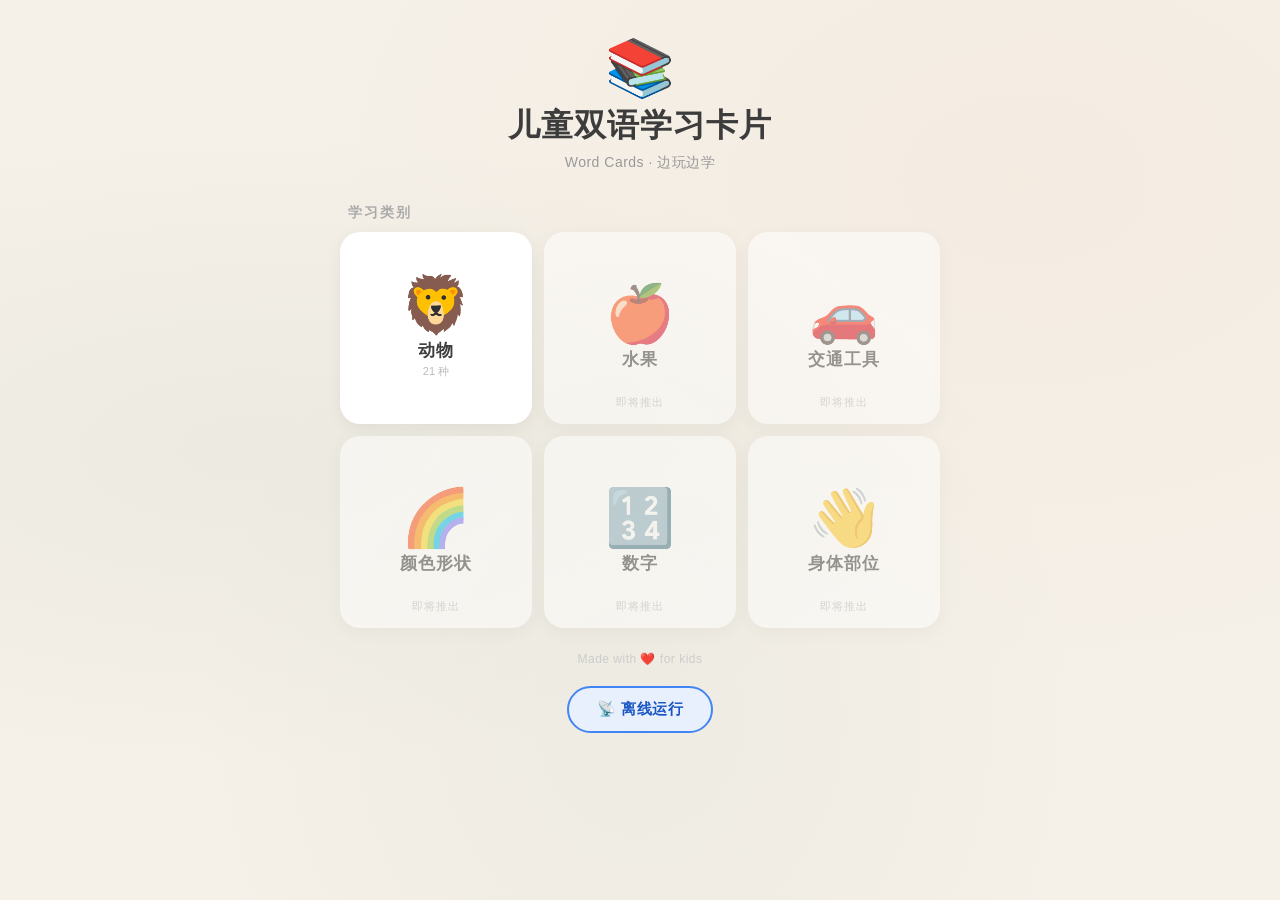
<file: index.html>
<!DOCTYPE html>
<html lang="zh-CN">
<head>
    <meta charset="UTF-8">
    <meta name="viewport" content="width=device-width, initial-scale=1.0, viewport-fit=cover">
    <link rel="manifest" href="manifest.json">
    <link rel="preconnect" href="https://simiely.github.io">
    <meta name="theme-color" content="#4a7c59">
    <title>Word Cards — 儿童双语学习卡片</title>
    <link rel="stylesheet" href="common.css">
    <style>
        body {
            background-image:
                radial-gradient(ellipse at 20% 50%, rgba(74,124,89,0.05) 0%, transparent 50%),
                radial-gradient(ellipse at 80% 20%, rgba(232,168,124,0.06) 0%, transparent 50%),
                radial-gradient(ellipse at 50% 80%, rgba(74,124,89,0.04) 0%, transparent 50%);
            min-height: 100dvh;
            padding: calc(16px + var(--safe-top)) 16px calc(16px + var(--safe-bottom)) 16px;
            display: flex; flex-direction: column; align-items: center;
        }

        .page {
            width: 100%; max-width: 600px;
        }

        .hero {
            text-align: center; padding: 24px 0 12px;
        }
        .hero .logo {
            font-size: 56px; line-height: 1; margin-bottom: 8px;
        }
        .hero h1 {
            font-size: clamp(24px, 5vw, 32px); font-weight: 700; color: var(--text);
            letter-spacing: 1px;
        }
        .hero .subtitle {
            font-size: 14px; color: #999; margin-top: 6px; letter-spacing: 0.5px;
        }

        .section-title {
            font-size: 14px; font-weight: 600; color: #aaa;
            text-transform: uppercase; letter-spacing: 2px;
            padding: 20px 8px 10px;
        }

        .grid {
            display: grid; gap: 12px;
            grid-template-columns: repeat(2, 1fr);
        }
        @media (min-width: 500px) {
            .grid { grid-template-columns: repeat(3, 1fr); }
        }

        .category-card {
            aspect-ratio: 1;
            background: var(--card-bg);
            border-radius: 20px;
            display: flex; flex-direction: column;
            align-items: center; justify-content: center;
            cursor: pointer; text-decoration: none;
            box-shadow: 0 4px 16px rgba(0,0,0,0.06);
            transition: transform 0.2s, box-shadow 0.2s;
            -webkit-tap-highlight-color: transparent;
            position: relative; overflow: hidden;
        }
        .category-card:active { transform: scale(0.95); box-shadow: 0 2px 8px rgba(0,0,0,0.08); }
        .category-card .cat-emoji {
            font-size: clamp(40px, 10vw, 56px); line-height: 1; margin-bottom: 6px;
        }
        .category-card .cat-name {
            font-size: clamp(14px, 3vw, 17px); font-weight: 700; color: var(--text);
            letter-spacing: 1px;
        }
        .category-card .cat-count {
            font-size: 11px; color: #bbb; margin-top: 2px;
        }
        .category-card.coming-soon {
            opacity: 0.5; cursor: default;
        }
        .category-card.coming-soon .coming-label {
            position: absolute; bottom: 14px;
            font-size: 11px; color: #bbb; letter-spacing: 1px;
        }

        .footer {
            text-align: center; padding: 24px 0 12px;
            font-size: 12px; color: #ccc; letter-spacing: 0.5px;
        }
        .offline-bar {
            text-align: center; padding: 8px 0 20px;
        }
        .btn-offline-home {
            background: #e8f0fe; border: 2px solid #4285f4; color: #1a56c4;
            font-size: 15px; padding: 12px 28px; border-radius: 50px;
            cursor: pointer; font-weight: 600; letter-spacing: 0.5px;
            transition: all 0.2s;
            -webkit-tap-highlight-color: transparent;
        }
        .btn-offline-home:active { background: #4285f4; color: #fff; }
        .btn-offline-home.done { background: #e8f5e9; border-color: #66bb6a; color: #2e7d32; }
        .btn-offline-home.loading { opacity: 0.7; pointer-events: none; animation: pulse 1s ease-in-out infinite; }
        .offline-hint {
            display: block; font-size: 12px; color: #888; margin-top: 8px;
        }
    </style>
</head>
<body>

<div class="page">
    <div class="hero">
        <div class="logo">📚</div>
        <h1>儿童双语学习卡片</h1>
        <div class="subtitle">Word Cards · 边玩边学</div>
    </div>

    <div class="section-title">学习类别</div>
    <div class="grid">
        <!-- 动物 — 已完成 -->
        <a class="category-card" href="animal-cards.html">
            <div class="cat-emoji">🦁</div>
            <div class="cat-name">动物</div>
            <div class="cat-count" id="animalCount">21 种</div>
        </a>

        <!-- 水果 — 即将推出 -->
        <div class="category-card coming-soon">
            <div class="cat-emoji">🍎</div>
            <div class="cat-name">水果</div>
            <div class="coming-label">即将推出</div>
        </div>

        <!-- 交通工具 — 即将推出 -->
        <div class="category-card coming-soon">
            <div class="cat-emoji">🚗</div>
            <div class="cat-name">交通工具</div>
            <div class="coming-label">即将推出</div>
        </div>

        <!-- 颜色形状 — 即将推出 -->
        <div class="category-card coming-soon">
            <div class="cat-emoji">🌈</div>
            <div class="cat-name">颜色形状</div>
            <div class="coming-label">即将推出</div>
        </div>

        <!-- 数字 — 即将推出 -->
        <div class="category-card coming-soon">
            <div class="cat-emoji">🔢</div>
            <div class="cat-name">数字</div>
            <div class="coming-label">即将推出</div>
        </div>

        <!-- 身体部位 — 即将推出 -->
        <div class="category-card coming-soon">
            <div class="cat-emoji">👋</div>
            <div class="cat-name">身体部位</div>
            <div class="coming-label">即将推出</div>
        </div>
    </div>

    <div class="footer">Made with ❤️ for kids</div>

    <div class="offline-bar">
        <button class="btn-offline-home" id="btnOfflineHome" title="下载全部学习资源到本地，之后无需网络也能使用">📡 离线运行</button>
        <span class="offline-hint" id="offlineHint"></span>
    </div>
</div>

<script src="animal-data.js"></script>
<script src="common.js"></script>
<script>
registerSW();
// ========== 动态填充动物数量 ==========
(function() {
    var el = document.getElementById('animalCount');
    if (el && typeof animals !== 'undefined') {
        el.textContent = animals.length + ' 种';
    }
})();

// ========== 首页离线运行按钮（使用 common.js 通用逻辑） ==========
initOfflineButton(document.getElementById('btnOfflineHome'), {
    defaultText: '📡 离线运行',
    doneDuration: 5000,
    hintEl: document.getElementById('offlineHint')
});
</script>

</body>
</html>
</file>
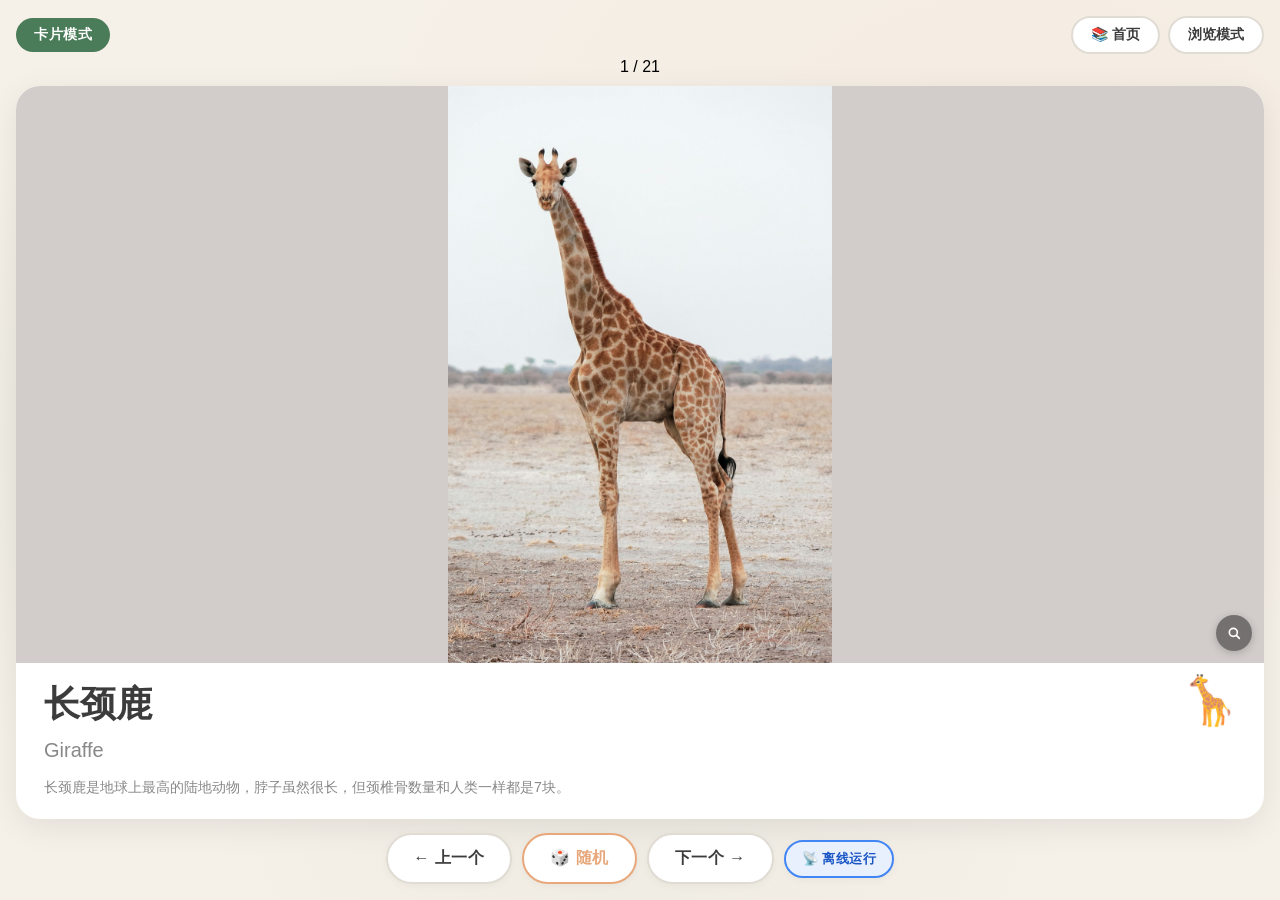
<file: animal-cards.html>
<!DOCTYPE html>
<html lang="zh-CN">
<head>
    <meta charset="UTF-8">
    <meta name="viewport" content="width=device-width, initial-scale=1.0, viewport-fit=cover">
    <link rel="manifest" href="manifest.json">
    <link rel="preconnect" href="https://simiely.github.io">
    <meta name="theme-color" content="#4a7c59">
    <title>卡片模式 - Animal Flashcards</title>
    <link rel="stylesheet" href="common.css">
    <style>
        html, body { height: 100%; overflow: hidden; }
        body {
            background-image:
                radial-gradient(ellipse at 20% 50%, rgba(74,124,89,0.05) 0%, transparent 50%),
                radial-gradient(ellipse at 80% 20%, rgba(232,168,124,0.06) 0%, transparent 50%),
                radial-gradient(ellipse at 50% 80%, rgba(74,124,89,0.04) 0%, transparent 50%);
            display: flex; align-items: center; justify-content: center;
        }
        .container {
            width: 100%; max-width: 100%;
            height: 100dvh; height: 100svh;
            display: flex; flex-direction: column; align-items: center;
            padding: calc(12px + var(--safe-top)) 16px calc(12px + var(--safe-bottom)) 16px;
        }
        .header { flex-shrink: 0; width: 100%; text-align: center; }
        .header-top {
            display: flex; align-items: center; justify-content: space-between;
            padding: 4px 0; position: relative;
        }
        .header .badge {
            display: inline-block; background: var(--primary); color: #fff;
            font-size: 14px; padding: 8px 18px; border-radius: 20px; letter-spacing: 0.5px;
            flex-shrink: 0; font-weight: 600;
        }
        .header .category-title {
            font-size: clamp(20px, 4.5vw, 26px); font-weight: 700; color: var(--text);
            letter-spacing: 1px; position: absolute; left: 50%; transform: translateX(-50%);
            pointer-events: none;
        }
        .header .btn-select {
            display: inline-block; background: var(--card-bg); color: var(--text);
            font-size: 14px; padding: 8px 18px; border-radius: 20px;
            border: 2px solid #e0dcd4; cursor: pointer; text-decoration: none;
            transition: all 0.2s; font-weight: 600; white-space: nowrap;
            -webkit-tap-highlight-color: transparent;
            flex-shrink: 0;
        }
        .header .btn-select:active { border-color: var(--primary); color: var(--primary); }
        .header .btn-group {
            display: flex; gap: 8px; flex-shrink: 0;
        }
        .header .btn-home {
            display: inline-block; background: var(--card-bg); color: var(--text);
            font-size: 14px; padding: 8px 18px; border-radius: 20px;
            border: 2px solid #e0dcd4; cursor: pointer; text-decoration: none;
            font-weight: 600; transition: all 0.2s; white-space: nowrap;
            flex-shrink: 0;
            -webkit-tap-highlight-color: transparent;
        }
        .header .btn-home:active { border-color: var(--primary); color: var(--primary); }

        .card {
            width: 100%; flex: 1 1 auto; min-height: 0;
            background: var(--card-bg); border-radius: var(--radius);
            box-shadow: 0 8px 32px rgba(0,0,0,0.08); overflow: hidden;
            display: flex; flex-direction: column; margin: 10px 0;
        }

        .card-image {
            width: 100%; flex: 1 1 auto; min-height: 0;
            aspect-ratio: 3 / 4; max-height: 100%;
        }
        .card-image img.switching { opacity: 0; }
        .zoom-toggle.hidden { display: none; }

        .card-image.no-images {
            display: flex; align-items: center; justify-content: center; cursor: pointer;
        }
        .card-image.no-images .placeholder { text-align: center; }
        .card-image.no-images .placeholder .ph-emoji {
            font-size: clamp(80px, 18vw, 140px); display: block; line-height: 1;
        }
        .card-image.no-images .placeholder .ph-text {
            font-size: 11px; letter-spacing: 1px; color: #c0c0c0; margin-top: 4px;
        }

        .card-body {
            flex-shrink: 0; padding: 14px 24px 16px;
            text-align: left; min-height: 120px;
            display: flex; flex-direction: column; justify-content: center;
            position: relative;
        }
        .card-body .zh-name {
            min-height: 1.3em; padding-right: 60px; position: relative;
        }
        .copy-tip {
            position: absolute; top: -28px; left: 50%; transform: translateX(-50%);
            background: rgba(0,0,0,0.7); color: #fff; font-size: 12px;
            padding: 3px 10px; border-radius: 10px; white-space: nowrap;
            pointer-events: none; opacity: 0; transition: opacity 0.3s;
        }
        .copy-tip.show { opacity: 1; }
        .card-body .en-name {
            min-height: 1.4em; padding-right: 60px; position: relative;
        }
        .card-body .fact {
            display: -webkit-box; -webkit-line-clamp: 3; -webkit-box-orient: vertical;
            overflow: hidden; padding-right: 4px;
        }

        .nav {
            flex-shrink: 0; display: flex; gap: 10px; align-items: center;
            width: 100%; justify-content: center; padding: 4px 0;
        }
        .nav button {
            background: var(--card-bg); border: 2px solid #e0dcd4;
            color: var(--text); font-size: 15px; padding: 11px 22px;
            border-radius: 50px; cursor: pointer; transition: all 0.2s;
            font-weight: 600; letter-spacing: 0.5px;
            box-shadow: 0 2px 8px rgba(0,0,0,0.04);
            white-space: nowrap; -webkit-tap-highlight-color: transparent;
        }
        .nav button:active { border-color: var(--primary); color: var(--primary); transform: scale(0.95); }
        .nav .btn-random { border-color: var(--accent); color: var(--accent); }
        .nav .btn-random:active { background: var(--accent); color: #fff; }
        .nav .btn-offline {
            background: #e8f0fe; border-color: #4285f4; color: #1a56c4;
            font-size: 13px; padding: 8px 16px;
        }
        .nav .btn-offline:active { background: #4285f4; color: #fff; }

        /* 图片加载失败占位 */
        .img-fallback {
            display: flex; flex-direction: column;
            align-items: center; justify-content: center;
            width: 100%; height: 100%;
        }
        .fallback-emoji {
            font-size: clamp(60px, 14vw, 100px); line-height: 1; margin-bottom: 16px;
        }
        .fallback-retry {
            background: var(--card-bg); border: 2px solid var(--primary); color: var(--primary);
            font-size: 14px; padding: 8px 20px; border-radius: 50px;
            cursor: pointer; font-weight: 600; transition: all 0.2s;
            -webkit-tap-highlight-color: transparent;
        }
        .fallback-retry:active { background: var(--primary); color: #fff; }

        @media (min-width: 640px) {
            .card-body { min-height: 130px; }
        }
        @media (min-height: 850px) and (min-width: 400px) {
            .card-body { padding: 18px 28px 20px; min-height: 130px; }
            .nav button { padding: 13px 26px; font-size: 16px; }
        }
        @media (max-height: 700px) {
            .header-top { padding: 1px 0; }
            .header .badge { font-size: 12px; padding: 6px 14px; }
            .header .category-title { font-size: 18px; }
            .header .btn-select { font-size: 12px; padding: 6px 14px; }
            .header .btn-home { font-size: 12px; padding: 6px 14px; }
            .header .counter { font-size: 11px; }
            .card { margin: 6px 0; }
            .card-body { padding: 10px 16px 12px; min-height: 100px; }
            .card-body .fact { -webkit-line-clamp: 2; }
            .nav button { padding: 9px 16px; font-size: 13px; }
            .nav { gap: 8px; }
        }

        /* ========== 加载动画遮罩 ========== */
        .loading-overlay {
            position: fixed; top: 0; left: 0; width: 100%; height: 100%;
            background: var(--bg);
            display: flex; align-items: center; justify-content: center;
            z-index: 9999;
            transition: opacity 0.5s ease;
        }
        .loading-overlay.fade-out { opacity: 0; pointer-events: none; }
        .loading-overlay.hidden { display: none; }
        .loading-emoji {
            font-size: 80px;
            animation: breathe 1.2s ease-in-out infinite;
        }
        @keyframes breathe {
            0%, 100% { transform: scale(1); opacity: 0.7; }
            50% { transform: scale(1.3); opacity: 1; }
        }
    </style>
</head>
<body>

<!-- 加载动画遮罩 -->
<div class="loading-overlay" id="loadingOverlay">
    <div class="loading-emoji" id="loadingEmoji">🦁</div>
</div>

<div class="container">
    <div class="header">
        <div class="header-top">
            <div class="badge">卡片模式</div>
            <div class="category-title" style="display:none">动物</div>
            <div class="btn-group">
                <a class="btn-home" href="index.html">📚 首页</a>
                <a class="btn-select" href="animal-select.html">浏览模式</a>
            </div>
        </div>
        <div class="counter"><span id="currentIdx">1</span> / <span id="totalCount">-</span></div>
    </div>
    <div class="card" id="card">
        <div class="card-image" id="cardImage"></div>
        <div class="card-body">
            <div class="animal-emoji" id="animalEmoji"></div>
            <div class="zh-name" id="zhName"></div>
            <div class="en-name" id="enName"></div>
            <div class="fact" id="fact"></div>
        </div>
    </div>
    <div class="nav">
        <button onclick="goTo(currentIndex - 1)">← 上一个</button>
        <button class="btn-random" onclick="goRandom()">🎲 随机</button>
        <button onclick="goTo(currentIndex + 1)">下一个 →</button>
        <button class="btn-offline" id="btnOffline" title="下载全部资源到本地，之后无需网络也能使用">📡 离线运行</button>
    </div>
</div>

<script src="animal-data.js"></script>
<script src="image-interaction.js"></script>
<script src="common.js"></script>
<script>
registerSW();
// ============================================================
// 图片和声音文件路径说明：见 animal-data.js
// ============================================================

let currentIndex = 0;

const cardImage = document.getElementById('cardImage');
const zhNameEl = document.getElementById('zhName');
const enNameEl = document.getElementById('enName');
const factEl = document.getElementById('fact');
const currentIdxEl = document.getElementById('currentIdx');
const totalCountEl = document.getElementById('totalCount');
const animalEmojiEl = document.getElementById('animalEmoji');
const loadingOverlay = document.getElementById('loadingOverlay');
const loadingEmoji = document.getElementById('loadingEmoji');

// ========== 展示顺序 ==========
let displayOrder = [];     // 展示顺序（全局索引数组，已随机打乱）
let preloaded = {};        // 已预加载的资源缓存: { url: true }

// 生成随机展示顺序
function buildOrder() {
    const total = animals.length;
    const shuffled = Array.from({length: total}, function(_, i) { return i; });
    for (let i = shuffled.length - 1; i > 0; i--) {
        const j = Math.floor(Math.random() * (i + 1));
        const tmp = shuffled[i]; shuffled[i] = shuffled[j]; shuffled[j] = tmp;
    }
    displayOrder = shuffled;
}

// 获取当前展示的动物数据
function currentAnimal() {
    const realIdx = displayOrder[currentIndex];
    return animals[realIdx];
}

// 预加载指定索引的动物图片，返回 Promise
function preloadOne(idx) {
    return new Promise(function(resolve) {
        var a = animals[displayOrder[idx]];
        if (!a.image) { resolve(); return; }
        if (preloaded[a.image]) { resolve(); return; }
        preloaded[a.image] = true;

        var img = new Image();
        var done = false;
        function finish() {
            if (done) return;
            done = true;
            resolve();
        }
        img.onload = finish;
        img.onerror = finish;
        img.src = a.image;
        // 缓存命中时 onload 可能不触发
        if (img.complete) finish();
        // 超时兜底
        setTimeout(finish, 5000);
    });
}

// 后台静默加载音频（不阻塞）
// 用 fetch 触发浏览器/SW 缓存，不再创建 Audio 对象堆积内存
function preloadAudio(idx) {
    var a = animals[displayOrder[idx]];
    var srcs = [];
    if (a.speech_zh) srcs.push(a.speech_zh);
    if (a.speech_en) srcs.push(a.speech_en);
    if (a.speech_fact) srcs.push(a.speech_fact);
    for (var i = 0; i < srcs.length; i++) {
        if (!preloaded[srcs[i]]) {
            preloaded[srcs[i]] = true;
            (function(src) {
                fetch(src).catch(function(){}); // 仅触发缓存，不持有对象
            })(srcs[i]);
        }
    }
}

// 预加载窗口：后方3个（即将看到的）+ 前方1个（回退用的）
var PRELOAD_AHEAD = 3;    // 当前索引之后预加载数
var PRELOAD_BEHIND = 1;   // 当前索引之前预加载数
var preloadingSet = {};   // 正在预加载中的索引

// 获取需要预加载的索引列表（不包含当前）
function getPreloadTargets() {
    var targets = [];
    var total = displayOrder.length;
    // 后方（即将翻到的）
    for (var i = 1; i <= PRELOAD_AHEAD; i++) {
        var idx = currentIndex + i;
        if (idx < total) targets.push(idx);
    }
    // 前方（回退用的）
    for (var i = 1; i <= PRELOAD_BEHIND; i++) {
        var idx = currentIndex - i;
        if (idx >= 0) targets.push(idx);
    }
    return targets;
}

// 并行预加载图片列表，返回 Promise
function preloadBatch(indices) {
    var promises = [];
    for (var i = 0; i < indices.length; i++) {
        (function(idx) {
            if (preloadingSet[idx]) return;
            preloadingSet[idx] = true;
            promises.push(
                preloadOne(idx).then(function() {
                    preloadingSet[idx] = false;
                    preloadAudio(idx);
                })
            );
        })(indices[i]);
    }
    if (promises.length === 0) return Promise.resolve();
    return Promise.all(promises);
}

// 维护预加载窗口（后台静默，带防抖）
var maintainTimer = null;
function maintainPreload() {
    if (maintainTimer) clearTimeout(maintainTimer);
    maintainTimer = setTimeout(function() {
        maintainTimer = null;
        var targets = getPreloadTargets();
        var toLoad = [];
        for (var i = 0; i < targets.length; i++) {
            if (!preloadingSet[targets[i]]) toLoad.push(targets[i]);
        }
        if (toLoad.length > 0) preloadBatch(toLoad);
    }, 200);
}

// 显示加载动画
function showLoading(emoji) {
    loadingEmoji.textContent = emoji || '📷';
    loadingOverlay.classList.remove('hidden', 'fade-out');
}

// 隐藏加载动画（直接隐藏）
function hideLoading() {
    loadingOverlay.classList.add('hidden');
}

// ========== 朗读+复制 ==========
function speakAndCopy(lang) {
    try { speak(lang, currentAnimal()); } catch(e) {}
    try {
        const animal = currentAnimal();
        const text = lang === 'zh' ? animal.zh : animal.en;
        const el = lang === 'zh' ? zhNameEl : enNameEl;

        // clipboard 可能不可用，不影响朗读
        try {
            if (navigator.clipboard && navigator.clipboard.writeText) {
                navigator.clipboard.writeText(text).catch(function(){});
            }
        } catch(e) {}

        // 显示复制提示气泡
        let tip = el.querySelector('.copy-tip');
        if (!tip) {
            tip = document.createElement('span');
            tip.className = 'copy-tip';
            tip.textContent = '已复制';
            el.appendChild(tip);
        }
        tip.classList.add('show');
        clearTimeout(el._copyTimer);
        el._copyTimer = setTimeout(function(){ tip.classList.remove('show'); }, 1000);
    } catch(e) {}
}

// ========== 图片渲染（使用 image-interaction.js 模块） ==========
var imageInteractionCleanup = null;

function renderImage() {
    // 清理上一次的交互绑定
    if (imageInteractionCleanup) { imageInteractionCleanup(); imageInteractionCleanup = null; }

    var animal = currentAnimal();
    var hasImage = animal.image && animal.image.length > 0;

    if (!hasImage) {
        cardImage.className = 'card-image no-images';
        cardImage.innerHTML = '<div class="placeholder"><div class="ph-emoji">' + (animal.emoji || '📷') + '</div><div class="ph-text">待添加图片</div></div>';
        return;
    }

    cardImage.className = 'card-image';
    cardImage.style.backgroundColor = '';
    cardImage.innerHTML = '<img src="' + animal.image + '" alt="' + animal.zh + '" id="cardImg" style="opacity:0"><button class="zoom-toggle" id="zoomToggle" title="放大填充"><svg viewBox="0 0 24 24"><circle cx="11" cy="11" r="6"/><line x1="20" y1="20" x2="16" y2="16"/></svg></button>';

    var cardImgEl = document.getElementById('cardImg');
    var zoomBtn = document.getElementById('zoomToggle');

    // 图片加载完成后淡入
    cardImgEl.onload = function() { cardImgEl.style.opacity = '1'; };
    cardImgEl.onerror = function() {
        // 显示 emoji 占位 + 重试按钮
        cardImage.innerHTML = '<div class="img-fallback"><div class="fallback-emoji">' + (animal.emoji || '📷') + '</div><button class="fallback-retry" id="fallbackRetry">🔄 重新加载</button></div>';
        document.getElementById('fallbackRetry').addEventListener('click', function(e) {
            e.stopPropagation();
            renderImage();
        });
    };
    if (cardImgEl.complete) cardImgEl.style.opacity = '1';

    // 初始化图片交互模块
    imageInteractionCleanup = initImageInteraction({
        container: cardImage,
        img: cardImgEl,
        zoomBtn: zoomBtn
    });
}

// ========== 卡片渲染 ==========
function renderCard() {
    const a = currentAnimal();
    zhNameEl.textContent = a.zh;
    enNameEl.textContent = a.en;
    factEl.textContent = a.fact;
    currentIdxEl.textContent = currentIndex + 1;
    totalCountEl.textContent = displayOrder.length;
    animalEmojiEl.textContent = a.emoji || '';
    renderImage();
}

// ========== 导航 ==========
var navLock = null;  // 导航锁：防止快速翻页时 loading 冲突

function goTo(idx) {
    // 如果正在加载中，取消上一次的等待
    if (navLock) {
        clearTimeout(navLock.timeout);
        navLock = null;
    }

    const total = displayOrder.length;
    if (idx < 0) idx = total - 1;
    if (idx >= total) idx = 0;

    var a = animals[displayOrder[idx]];
    var imgReady = !a.image || preloaded[a.image];

    if (imgReady) {
        // 图片已缓存，直接切换
        currentIndex = idx;
        renderCard();
        setTimeout(function() { speak('zh', currentAnimal()); }, 300);
        maintainPreload();
    } else {
        // 图片未缓存，显示加载动画等待
        showLoading(a.emoji || '📷');
        var lock = { timeout: null };
        navLock = lock;
        lock.timeout = setTimeout(function() {
            if (navLock !== lock) return;
            navLock = null;
            currentIndex = idx;
            renderCard();
            hideLoading();
            maintainPreload();
        }, 5000);
        preloadOne(idx).then(function() {
            if (navLock !== lock) return;
            clearTimeout(lock.timeout);
            navLock = null;
            currentIndex = idx;
            renderCard();
            hideLoading();
            setTimeout(function() { speak('zh', currentAnimal()); }, 300);
            maintainPreload();
        });
    }
}

function goRandom() {
    buildOrder();
    // 不清空 preloaded！已缓存的图片/音频继续有效
    preloadingSet = {};
    goTo(0);
}

// ========== 左右滑动翻页 ==========
// 在整个 .card 容器上监听触摸滑动（含图片区，zoom mode 下自动禁用）
var touchStartX = 0, touchStartY = 0, touchTracking = false;

document.getElementById('card').addEventListener('touchstart', function(e) {
    if (e.touches.length !== 1) return;
    // zoom mode 下不跟踪滑动
    if (cardImage.classList.contains('zoom-mode')) return;
    touchStartX = e.touches[0].clientX;
    touchStartY = e.touches[0].clientY;
    touchTracking = true;
}, { passive: true });

document.getElementById('card').addEventListener('touchend', function(e) {
    if (!touchTracking) return;
    touchTracking = false;
    var dx = e.changedTouches[0].clientX - touchStartX;
    var dy = e.changedTouches[0].clientY - touchStartY;
    // 水平滑动距离 > 50px 且 垂直 < 水平的 50%
    if (Math.abs(dx) > 50 && Math.abs(dy) < Math.abs(dx) * 0.5) {
        if (dx < 0) {
            goTo(currentIndex + 1);  // 左滑 → 下一个
        } else {
            goTo(currentIndex - 1);  // 右滑 → 上一个
        }
    }
}, { passive: true });

// ========== 离线运行按钮（使用 common.js 通用逻辑） ==========
initOfflineButton(document.getElementById('btnOffline'), { defaultText: '📡 离线运行' });

document.addEventListener('keydown', function(e) {
    if (e.key === 'ArrowLeft') goTo(currentIndex - 1);
    if (e.key === 'ArrowRight') goTo(currentIndex + 1);
    if (e.key === ' ') { e.preventDefault(); goRandom(); }
});

// ========== 文字点击发音（事件代理） ==========
document.getElementById('card').addEventListener('pointerup', function(e) {
    var target = e.target;
    if (target === zhNameEl) { speakAndCopy('zh'); }
    else if (target === enNameEl) { speakAndCopy('en'); }
    else if (target === factEl) { speak('fact', currentAnimal()); }
    else if (target === animalEmojiEl) { speak('zh', currentAnimal()); }
});

// ========== 启动 ==========
buildOrder();

// 首次启动：预加载当前卡片 + 后方3个卡片 = 共4个，完成后再显示
// currentIndex=0，需要预加载索引 0,1,2,3
var initialTargets = getPreloadTargets();  // 返回 1,2,3
initialTargets.unshift(0);                 // 加上当前卡片 → 0,1,2,3

// 显示加载动画
showLoading(animals[displayOrder[0]].emoji || '📷');

// 总超时兜底：6秒后无论如何显示卡片
var bootTimeout = setTimeout(function() {
    if (bootTimeout) {
        bootTimeout = null;
        renderCard();
        hideLoading();
    }
}, 6000);

preloadBatch(initialTargets).then(function() {
    if (!bootTimeout) return; // 已被超时兜底处理
    clearTimeout(bootTimeout);
    bootTimeout = null;
    renderCard();
    hideLoading();
    setTimeout(function() { speak('zh', currentAnimal()); }, 400);
    maintainPreload();
});
</script>
</body>
</html>
</file>
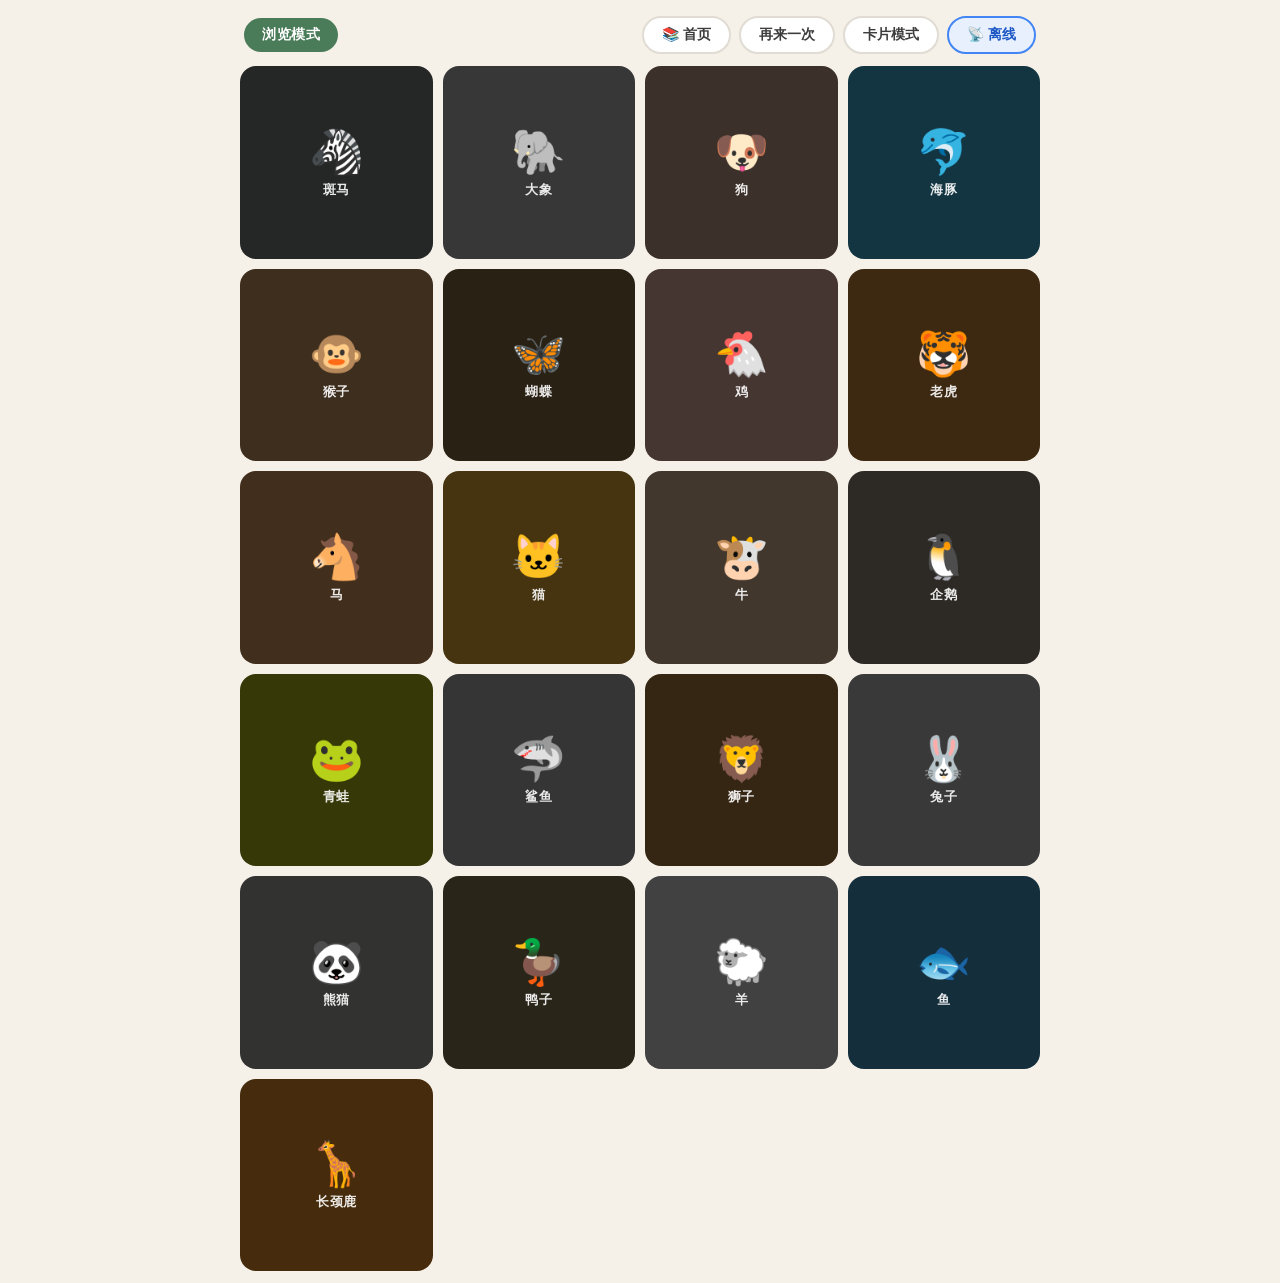
<file: animal-select.html>
<!DOCTYPE html>
<html lang="zh-CN">
<head>
    <meta charset="UTF-8">
    <meta name="viewport" content="width=device-width, initial-scale=1.0, viewport-fit=cover">
    <link rel="manifest" href="manifest.json">
    <link rel="preconnect" href="https://simiely.github.io">
    <meta name="theme-color" content="#4a7c59">
    <title>浏览模式 - Animal Browse</title>
    <link rel="stylesheet" href="common.css">
    <style>
        html { overflow-y: auto; }
        body {
            padding: calc(12px + var(--safe-top)) 12px calc(12px + var(--safe-bottom)) 12px;
            min-height: 100dvh;
        }

        /* 顶部栏 */
        .top-bar {
            display: flex; align-items: center; justify-content: space-between;
            max-width: 800px; margin: 0 auto 12px; padding: 4px 4px 0; position: relative;
        }
        .top-bar .badge {
            display: inline-block; background: var(--primary); color: #fff;
            font-size: 14px; padding: 8px 18px; border-radius: 20px; letter-spacing: 0.5px;
            font-weight: 600; flex-shrink: 0;
        }
        .top-bar .category-title {
            font-size: clamp(20px, 4.5vw, 26px); font-weight: 700; color: var(--text);
            letter-spacing: 1px; position: absolute; left: 50%; transform: translateX(-50%);
            pointer-events: none;
        }
        .top-bar .btn-group {
            display: flex; gap: 8px; flex-shrink: 0;
        }
        .top-bar .btn-back {
            display: inline-block; background: var(--card-bg); color: var(--text);
            font-size: 14px; padding: 8px 18px; border-radius: 20px;
            border: 2px solid #e0dcd4; cursor: pointer; text-decoration: none;
            font-weight: 600; transition: all 0.2s;
        }
        .top-bar .btn-back:active { border-color: var(--primary); color: var(--primary); }
        .top-bar .btn-refresh {
            display: inline-block; background: var(--card-bg); color: var(--text);
            font-size: 14px; padding: 8px 18px; border-radius: 20px;
            border: 2px solid #e0dcd4; cursor: pointer;
            font-weight: 600; transition: all 0.2s;
            -webkit-tap-highlight-color: transparent;
        }
        .top-bar .btn-refresh:active { border-color: var(--accent); color: var(--accent); }
        .top-bar .btn-home {
            display: inline-block; background: var(--card-bg); color: var(--text);
            font-size: 14px; padding: 8px 18px; border-radius: 20px;
            border: 2px solid #e0dcd4; cursor: pointer; text-decoration: none;
            font-weight: 600; transition: all 0.2s;
        }
        .top-bar .btn-home:active { border-color: var(--primary); color: var(--primary); }
        .top-bar .btn-offline-select {
            background: #e8f0fe; border: 2px solid #4285f4; color: #1a56c4;
            font-size: 14px; padding: 8px 18px; border-radius: 20px;
            cursor: pointer; font-weight: 600; transition: all 0.2s;
        }
        .top-bar .btn-offline-select:active { background: #4285f4; color: #fff; }
        .top-bar .btn-offline-select.done { background: #e8f5e9; border-color: #66bb6a; color: #2e7d32; }
        .top-bar .btn-offline-select.loading { opacity: 0.7; pointer-events: none; animation: pulse 1s ease-in-out infinite; }

        /* 瀑布流网格 */
        .grid {
            max-width: 800px; margin: 0 auto;
            display: grid; gap: 10px;
            grid-template-columns: repeat(4, 1fr);
        }
        @media (max-width: 600px) {
            .grid { grid-template-columns: repeat(3, 1fr); gap: 8px; }
        }
        @media (max-width: 360px) {
            .grid { grid-template-columns: repeat(2, 1fr); gap: 6px; }
        }

        .grid-item {
            aspect-ratio: 1;
            border-radius: 16px;
            display: flex; flex-direction: column;
            align-items: center; justify-content: center;
            cursor: pointer; position: relative;
            transition: transform 0.15s, filter 0.3s, opacity 0.3s;
            overflow: hidden;
            -webkit-tap-highlight-color: transparent;
        }
        .grid-item:active { transform: scale(0.94); }
        .grid-item .item-emoji {
            font-size: clamp(28px, 8vw, 44px); line-height: 1.2;
            transition: filter 0.3s;
        }
        .grid-item .item-name {
            font-size: clamp(10px, 2.5vw, 13px); color: rgba(255,255,255,0.9);
            font-weight: 600; margin-top: 2px; letter-spacing: 0.5px;
            transition: opacity 0.3s;
        }
        /* 已访问过的动物 - 透明度标记 */
        .grid-item.visited {
            opacity: 0.1;
        }

        /* 卡片弹出层 */
        .card-overlay {
            position: fixed; top: 0; left: 0; width: 100%; height: 100%;
            background: rgba(0,0,0,0.6); z-index: 1000;
            display: flex; align-items: center; justify-content: center;
            opacity: 0; pointer-events: none;
            transition: opacity 0.3s;
        }
        .card-overlay.active { opacity: 1; pointer-events: auto; }
        .card-overlay .card-wrapper {
            flex-shrink: 0;
            width: 100%; max-width: 520px;
            max-height: 90vh; overflow-y: auto;
            margin: 0; padding: 0 12px;
            -webkit-overflow-scrolling: touch;
        }
        .card-overlay .card {
            width: 100%;
            background: var(--card-bg); border-radius: var(--radius);
            box-shadow: 0 12px 40px rgba(0,0,0,0.15);
            overflow: hidden;
            display: flex; flex-direction: column;
        }
        .card-overlay .card-image {
            width: 100%; aspect-ratio: 3/4; max-height: 60vh;
        }
        .card-overlay .card-body {
            flex-shrink: 0; padding: 14px 24px 16px;
            text-align: left; position: relative;
        }
        .card-overlay .card-body .zh-name { padding-right: 60px; }
        .card-overlay .card-body .en-name { padding-right: 60px; }
        .card-overlay .btn-close {
            position: absolute; top: 10px; right: 10px; z-index: 10;
            width: 36px; height: 36px; border-radius: 50%;
            background: rgba(0,0,0,0.5); border: none;
            color: #fff; font-size: 20px; line-height: 36px; text-align: center;
            cursor: pointer; backdrop-filter: blur(6px);
            -webkit-backdrop-filter: blur(6px);
            display: flex; align-items: center; justify-content: center;
        }
        .card-overlay .btn-close:active { background: rgba(0,0,0,0.7); }

        /* 图片加载失败占位 */
        .img-fallback {
            display: flex; flex-direction: column;
            align-items: center; justify-content: center;
            width: 100%; height: 100%;
        }
        .fallback-emoji {
            font-size: clamp(50px, 12vw, 80px); line-height: 1; margin-bottom: 14px;
        }
        .fallback-retry {
            background: var(--card-bg); border: 2px solid var(--primary); color: var(--primary);
            font-size: 13px; padding: 7px 18px; border-radius: 50px;
            cursor: pointer; font-weight: 600; transition: all 0.2s;
            -webkit-tap-highlight-color: transparent;
        }
        .fallback-retry:active { background: var(--primary); color: #fff; }

        /* 加载动画 */
        .loading-dot {
            position: fixed; top: 50%; left: 50%; transform: translate(-50%, -50%);
            z-index: 2000; font-size: 60px;
            animation: breathe 1.2s ease-in-out infinite;
            pointer-events: none; opacity: 0; transition: opacity 0.3s;
            display: none;
        }
        .loading-dot.show { display: block; opacity: 1; }
        @keyframes breathe {
            0%, 100% { transform: translate(-50%, -50%) scale(1); opacity: 0.7; }
            50% { transform: translate(-50%, -50%) scale(1.3); opacity: 1; }
        }
    </style>
</head>
<body>

<div class="top-bar">
    <div class="badge">浏览模式</div>
    <div class="category-title" style="display:none">动物</div>
    <div class="btn-group">
        <a class="btn-home" href="index.html">📚 首页</a>
        <button class="btn-refresh" id="btnRefresh" title="清除浏览记录">再来一次</button>
        <a class="btn-back" href="animal-cards.html">卡片模式</a>
        <button class="btn-offline-select" id="btnOfflineSelect" title="下载全部资源到本地">📡 离线</button>
    </div>
</div>

<div class="grid" id="grid"></div>

<!-- 卡片弹出层 -->
<div class="card-overlay" id="cardOverlay">
    <div class="card-wrapper">
        <div class="card" id="popCard">
            <div class="card-image" id="popCardImage">
                <button class="btn-close" id="btnClose">✕</button>
            </div>
            <div class="card-body">
                <div class="animal-emoji" id="popEmoji"></div>
                <div class="zh-name" id="popZhName"></div>
                <div class="en-name" id="popEnName"></div>
                <div class="fact" id="popFact"></div>
            </div>
        </div>
    </div>
</div>

<div class="loading-dot" id="loadingDot">🦁</div>

<script src="animal-data.js"></script>
<script src="image-interaction.js"></script>
<script src="common.js"></script>
<script>
registerSW();
// ========== DOM 引用 ==========
const gridEl = document.getElementById('grid');
const cardOverlay = document.getElementById('cardOverlay');
const popCardImage = document.getElementById('popCardImage');
const popEmoji = document.getElementById('popEmoji');
const popZhName = document.getElementById('popZhName');
const popEnName = document.getElementById('popEnName');
const popFact = document.getElementById('popFact');
const btnClose = document.getElementById('btnClose');
const loadingDot = document.getElementById('loadingDot');

// ========== 访问记录（localStorage） ==========
function getVisited() {
    try {
        var raw = localStorage.getItem('animal_select_visited');
        return raw ? JSON.parse(raw) : [];
    } catch(e) { return []; }
}
function markVisited(index) {
    var visited = getVisited();
    if (visited.indexOf(index) < 0) {
        visited.push(index);
        localStorage.setItem('animal_select_visited', JSON.stringify(visited));
    }
    updateVisitedClass();
}

function updateVisitedClass() {
    var visited = getVisited();
    var items = document.querySelectorAll('.grid-item');
    for (var i = 0; i < items.length; i++) {
        var idx = parseInt(items[i].getAttribute('data-index'));
        if (visited.indexOf(idx) >= 0) {
            items[i].classList.add('visited');
        }
    }
}

// ========== 提取 emoji 平均色 ==========
// 用 canvas 渲染 emoji，取非透明像素的平均色
var emojiColorCache = {};
function getEmojiAvgColor(emoji, callback) {
    if (emojiColorCache[emoji]) {
        callback(emojiColorCache[emoji]);
        return;
    }
    var canvas = document.createElement('canvas');
    canvas.width = 64; canvas.height = 64;
    var ctx = canvas.getContext('2d');
    ctx.clearRect(0, 0, 64, 64);
    ctx.font = '48px "Segoe UI Emoji","Apple Color Emoji","Noto Color Emoji",sans-serif';
    ctx.textAlign = 'center';
    ctx.textBaseline = 'middle';
    ctx.fillText(emoji, 32, 32);

    var imageData = ctx.getImageData(0, 0, 64, 64).data;
    var r = 0, g = 0, b = 0, count = 0;
    for (var i = 0; i < imageData.length; i += 4) {
        var alpha = imageData[i + 3];
        if (alpha > 50) {
            r += imageData[i];
            g += imageData[i + 1];
            b += imageData[i + 2];
            count++;
        }
    }
    var color;
    if (count > 0) {
        r = Math.round(r / count);
        g = Math.round(g / count);
        b = Math.round(b / count);
    } else {
        r = 180; g = 180; b = 180; // fallback
    }
    // 混合70%黑色
    r = Math.round(r * 0.3);
    g = Math.round(g * 0.3);
    b = Math.round(b * 0.3);
    color = 'rgb(' + r + ',' + g + ',' + b + ')';
    emojiColorCache[emoji] = color;
    callback(color);
}

// ========== 拼音排序 ==========
// 按中文名第一个字的拼音排序
var sortedOrder = [];
(function() {
    var indexed = animals.map(function(a, i) { return { idx: i, zh: a.zh }; });
    indexed.sort(function(a, b) {
        return a.zh.localeCompare(b.zh, 'zh-CN');
    });
    for (var i = 0; i < indexed.length; i++) {
        sortedOrder.push(indexed[i].idx);
    }
})();

// ========== 构建网格 ==========
function buildGrid(container, onClickHandler) {
    container.innerHTML = '';
    for (var i = 0; i < sortedOrder.length; i++) {
        (function(displayIdx) {
            var realIdx = sortedOrder[displayIdx];
            var a = animals[realIdx];
            var item = document.createElement('div');
            item.className = 'grid-item';
            item.setAttribute('data-index', realIdx);
            getEmojiAvgColor(a.emoji, function(color) {
                item.style.backgroundColor = color;
            });
            item.innerHTML = '<div class="item-emoji">' + a.emoji + '</div><div class="item-name">' + a.zh + '</div>';
            item.addEventListener('click', function() { onClickHandler(realIdx); });
            container.appendChild(item);
        })(i);
    }
}

// ========== 预加载单个动物的资源 ==========
function preloadAnimal(index) {
    return new Promise(function(resolve) {
        var a = animals[index];
        var urls = [];
        if (a.image) urls.push(a.image);
        if (a.speech_zh) urls.push(a.speech_zh);
        if (a.speech_en) urls.push(a.speech_en);
        if (a.speech_fact) urls.push(a.speech_fact);

        if (urls.length === 0) { resolve(); return; }
        var pending = urls.length;
        function oneDone() { pending--; if (pending <= 0) resolve(); }
        for (var i = 0; i < urls.length; i++) {
            var url = urls[i];
            var isAudio = /\.(mp3|wav|ogg|m4a)(\?|$)/i.test(url);
            if (isAudio) {
                // 用 fetch 触发缓存，不再创建 Audio 对象
                fetch(url).then(oneDone).catch(oneDone);
                setTimeout(oneDone, 3000);
            } else {
                var img = new Image();
                img.src = url;
                img.onload = oneDone;
                img.onerror = oneDone;
                setTimeout(function() { if (!img.complete) oneDone(); }, 3000);
            }
        }
    });
}

// ========== 卡片弹出 ==========
var currentPopIndex = -1;


// 图片交互清理函数
var popImageCleanup = null;

function showCard(index) {
    currentPopIndex = index;
    var a = animals[index];
    loadingDot.textContent = a.emoji;
    loadingDot.classList.add('show');

    // 清理旧事件
    if (popImageCleanup) { popImageCleanup(); popImageCleanup = null; }

    preloadAnimal(index).then(function() {
        loadingDot.classList.remove('show');

        // 填充卡片内容
        popEmoji.textContent = a.emoji;
        popZhName.textContent = a.zh;
        popEnName.textContent = a.en;
        popFact.textContent = a.fact;

        // 清理旧交互
        if (popImageCleanup) { popImageCleanup(); popImageCleanup = null; }

        // 渲染图片
        popCardImage.className = 'card-image';
        popCardImage.style.backgroundColor = '';
        var srcset = '';
        popCardImage.innerHTML = '<img src="' + a.image + '" alt="' + a.zh + '" id="popImg"><button class="zoom-toggle" id="popZoomBtn" title="放大填充"><svg viewBox="0 0 24 24"><circle cx="11" cy="11" r="6"/><line x1="20" y1="20" x2="16" y2="16"/></svg></button><button class="btn-close" id="btnClose2">✕</button>';
        var popImg = document.getElementById('popImg');
        var popZoomBtn = document.getElementById('popZoomBtn');
        var btnClose2 = document.getElementById('btnClose2');

        // 图片加载失败显示 emoji + 重试
        popImg.onerror = function() {
            popCardImage.innerHTML = '<div class="img-fallback"><div class="fallback-emoji">' + (a.emoji || '📷') + '</div><button class="fallback-retry" id="fallbackRetry">🔄 重新加载</button><button class="btn-close" id="btnClose3">✕</button></div>';
            document.getElementById('fallbackRetry').addEventListener('click', function(e) {
                e.stopPropagation();
                showCard(currentPopIndex);
            });
            document.getElementById('btnClose3').addEventListener('click', function(e) {
                e.stopPropagation();
                closeCard();
            });
        };

        // 初始化图片交互模块
        popImageCleanup = initImageInteraction({
            container: popCardImage,
            img: popImg,
            zoomBtn: popZoomBtn
        });

        cardOverlay.classList.add('active');
        markVisited(index);
        updateVisitedClass();

        // 自动朗读
        setTimeout(function() { speak('zh', a); }, 400);
    });
}

function closeCard() {
    cardOverlay.classList.remove('active');
    // 更新主网格的 visited 状态
    updateVisitedClass();
}

// 卡片弹出层事件：只注册一次（避免每次 showCard 重复添加监听器）
btnClose.addEventListener('click', function(e) {
    e.stopPropagation();
    closeCard();
});
// 点击 overlay 空白区域关闭
cardOverlay.addEventListener('click', function(e) {
    if (e.target === cardOverlay) closeCard();
});
// 动态关闭按钮（btnClose2 每次渲染都会重建，用事件代理）
popCardImage.addEventListener('click', function(e) {
    if (e.target.closest && e.target.closest('.btn-close')) {
        e.stopPropagation();
        closeCard();
    }
});

// 点击卡片文字/emoji发音
document.getElementById('popCard').addEventListener('click', function(e) {
    var target = e.target;
    if (currentPopIndex < 0) return;
    var a = animals[currentPopIndex];
    if (target === popZhName) { speak('zh', a); }
    else if (target === popEnName) { speak('en', a); }
    else if (target === popFact) { speak('fact', a); }
    else if (target === popEmoji) { speak('zh', a); }
});

// ========== 再来一次 ==========
document.getElementById('btnRefresh').addEventListener('click', function() {
    localStorage.removeItem('animal_select_visited');
    var items = document.querySelectorAll('.grid-item');
    for (var i = 0; i < items.length; i++) {
        items[i].classList.remove('visited');
    }
});

// ========== 启动 ==========
buildGrid(gridEl, function(idx) {
    showCard(idx);
});
updateVisitedClass();

// ========== 离线运行按钮（使用 common.js 通用逻辑） ==========
initOfflineButton(document.getElementById('btnOfflineSelect'), { defaultText: '📡 离线', notReadyText: '⚠️ 请刷新' });
</script>
</body>
</html>
</file>
<file: common.css>
/* ============================================================
   common.css — 公共样式（三页面共享）
   ============================================================ */

:root {
    --bg: #f5f0e8;
    --card-bg: #ffffff;
    --primary: #4a7c59;
    --accent: #e8a87c;
    --text: #3c3c3c;
    --radius: 24px;
    --safe-top: env(safe-area-inset-top, 0px);
    --safe-bottom: env(safe-area-inset-bottom, 0px);
}

* { margin:0; padding:0; box-sizing:border-box; }

body {
    font-family: 'Segoe UI','PingFang SC','Microsoft YaHei','Noto Sans SC',sans-serif;
    background: var(--bg);
    user-select: none;
    -webkit-user-select: none;
    -webkit-tap-highlight-color: transparent;
}

@keyframes pulse {
    0%, 100% { opacity: 0.7; }
    50% { opacity: 1; }
}

/* ---- 卡片图片容器（公共） ---- */
.card-image {
    overflow: hidden; background: #eef2e6; position: relative;
    touch-action: none;
}
.card-image.zoom-mode { cursor: grab; }
.card-image.zoom-mode.dragging { cursor: grabbing; }
.card-image img {
    position: absolute; display: block;
    width: 100%; height: 100%;
    object-fit: contain;
    transition: opacity 0.35s ease, transform 0.3s ease;
    pointer-events: none;
    user-select: none;
    -webkit-user-drag: none;
}
.card-image.zoom-mode img {
    object-fit: unset;
}

/* ---- 缩放切换按钮（公共） ---- */
.zoom-toggle {
    position: absolute; bottom: 12px; right: 12px; z-index: 10;
    width: 36px; height: 36px; border-radius: 50%;
    background: rgba(0,0,0,0.45); border: none;
    color: #fff; font-size: 18px; line-height: 36px; text-align: center;
    cursor: pointer; backdrop-filter: blur(6px);
    -webkit-backdrop-filter: blur(6px);
    box-shadow: 0 2px 8px rgba(0,0,0,0.2);
    transition: all 0.25s; display: flex;
    align-items: center; justify-content: center;
    padding: 0;
}
.zoom-toggle:active { transform: scale(0.9); background: rgba(0,0,0,0.65); }
.zoom-toggle svg { width: 16px; height: 16px; fill: none; stroke: #fff; stroke-width: 2.5; stroke-linecap: round; }

/* ---- 卡片正文（公共） ---- */
.card-body .animal-emoji {
    position: absolute; top: 14px; right: 24px;
    font-size: clamp(36px, 7vw, 48px); line-height: 1;
    opacity: 0.85; cursor: pointer;
    -webkit-tap-highlight-color: transparent;
}
.card-body .animal-emoji:active { transform: scale(1.2); }
.card-body .zh-name {
    font-size: clamp(28px, 5vw, 36px); font-weight: 700; color: var(--text);
    cursor: pointer; line-height: 1.3;
}
.card-body .zh-name:active { color: var(--primary); }
.card-body .en-name {
    font-size: clamp(17px, 3.5vw, 20px); font-weight: 400; color: #888;
    cursor: pointer; margin-top: 8px; line-height: 1.4;
}
.card-body .en-name:active { color: var(--accent); }
.card-body .fact {
    font-size: clamp(12px, 2.2vw, 14px); color: #888; margin-top: 12px;
    line-height: 1.65; cursor: pointer;
}
.card-body .fact:active { color: var(--primary); }

/* ---- 离线按钮公共状态 ---- */
.btn-offline.done { background: #e8f5e9; border-color: #66bb6a; color: #2e7d32; }
.btn-offline.loading { opacity: 0.7; pointer-events: none; animation: pulse 1s ease-in-out infinite; }
</file>
